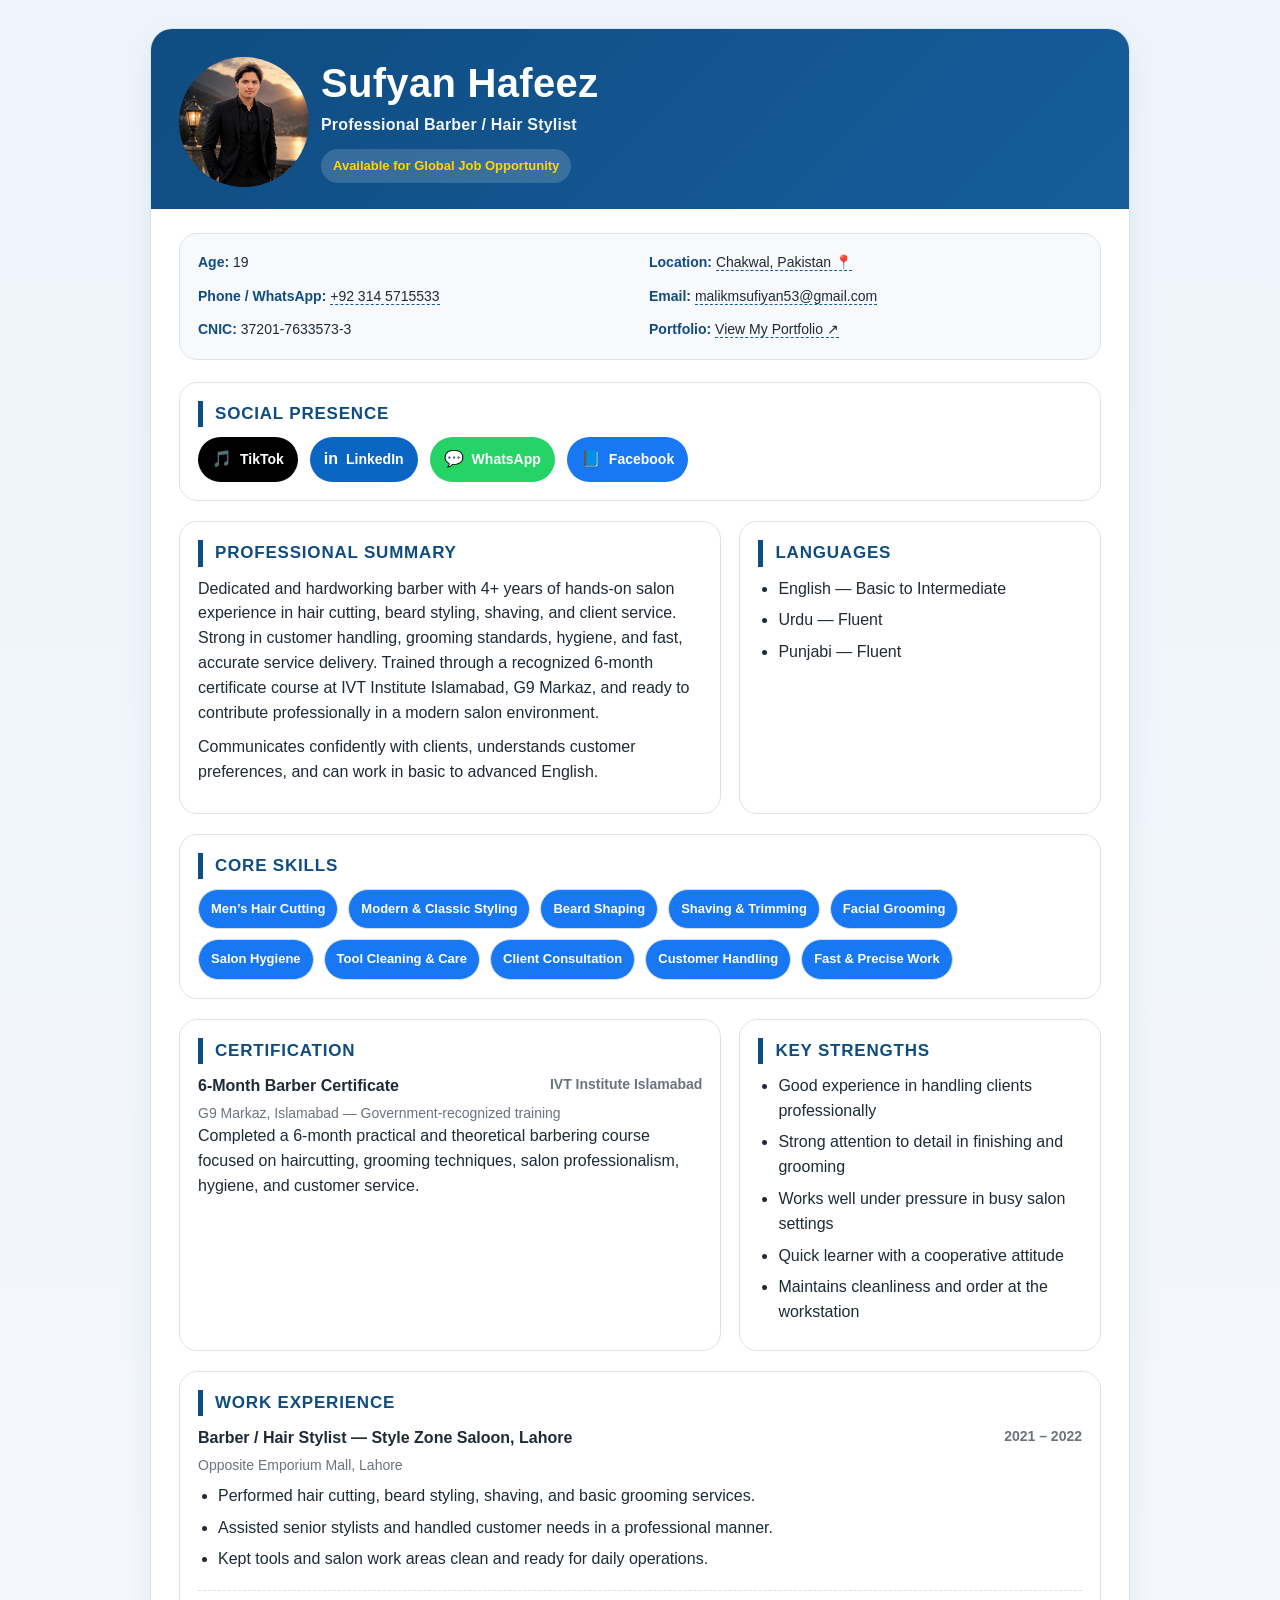
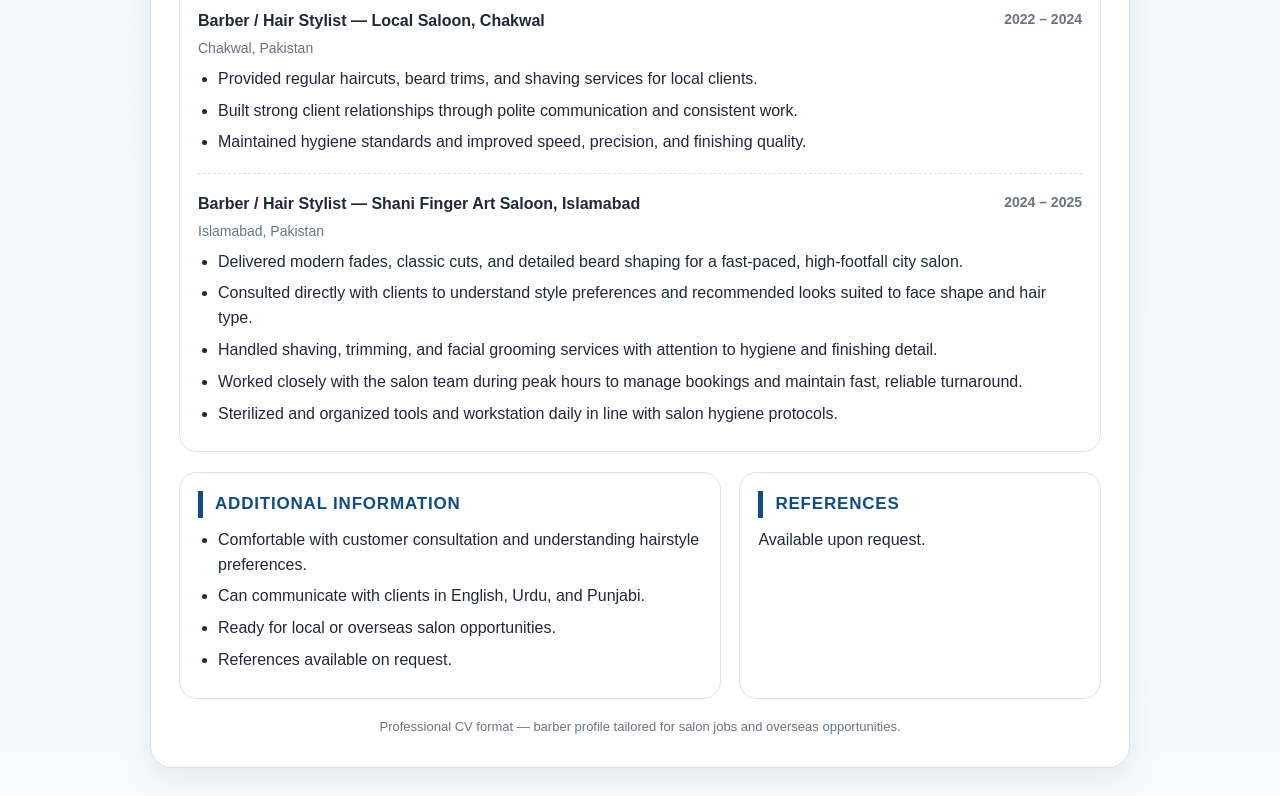
<file: assets/sufyan-sCV/index.html>
<!DOCTYPE html>
<html lang="en">
<head>
  <meta charset="UTF-8" />
  <meta name="viewport" content="width=device-width, initial-scale=1.0" />
  <meta name ="image" content= "https://malikzeeshannb-art.github.io/Professional-Barber-Portfolio/images/sufyan-img/sufyan's-image.jpeg">
    <meta name="keywords" content="barber, haircut, beard trim, fade, grooming, Islamabad, professional barber">
    <meta name="author" content="Malik Sufyan">
    <meta property="og:title" content="Malik Sufyan - Professional Barber Islamabad">
    <meta property="og:description" content="Expert haircuts, fades & beard styling in Islamabad. Book now.">
    <meta property="og:image" content="https://malikzeeshannb-art.github.io/Professional-Barber-Portfolio/images/sufyan-img/sufyan's-image.jpeg">
    <meta property="og:type" content="website">
  <title>Sufyan Hafeez CV</title>
  <style>
    :root {
      --ink: #1f2937;
      --muted: #6b7280;
      --line: #dbe3ea;
      --soft: #f7f9fc;
      --accent: #0f4c81;
      --accent-2: #165d9c;
      --card: #ffffff;
      --shadow: 0 12px 30px rgba(15, 76, 129, 0.08);
    }

    * { box-sizing: border-box; }
    body {
      margin: 0;
      background: linear-gradient(180deg, #eef4fb 0%, #f7f9fc 100%);
      color: var(--ink);
      font-family: Arial, Helvetica, sans-serif;
      line-height: 1.55;
      padding: 28px 16px;
    }

    .cv {
      max-width: 980px;
      margin: 0 auto;
      background: var(--card);
      border: 1px solid var(--line);
      border-radius: 22px;
      overflow: hidden;
      box-shadow: var(--shadow);
    }

    .topbar {
      background: linear-gradient(135deg, var(--accent) 0%, var(--accent-2) 100%);
      color: white;
      padding: 28px 28px 22px;
      display: grid;
      grid-template-columns: 120px 1fr;
      gap: 22px;
      align-items: center;
    }

    .photo-wrap {
      width: 130px;
      height: 130px;
      border-radius: 50%;
      background: rgba(255,255,255,0.12);
      overflow: hidden;
      display: flex;
      align-items: center;
      justify-content: center;
      position: relative;
    }

    .photo-wrap img {
      width: 100%;
      height: 100%;
      object-fit: cover;
      display: block;
    }

    .photo-placeholder {
      position: absolute;
      inset: 0;
      display: grid;
      place-items: center;
      text-align: center;
      padding: 14px;
      font-size: 13px;
      font-weight: 700;
      letter-spacing: 0.4px;
      color: rgba(255,255,255,0.88);
      background: rgba(255,255,255,0.08);
    }

    .title h1 {
      margin: 0;
      font-size: clamp(28px, 4vw, 40px);
      line-height: 1.1;
      letter-spacing: 0.3px;
    }

    .title .role {
      margin-top: 8px;
      font-size: 16px;
      opacity: 0.95;
      font-weight: 700;
      letter-spacing: 0.2px;
    }

    .title .status {
      display: inline-block;
      margin-top: 12px;
      padding: 7px 12px;
      border-radius: 999px;
      background: rgba(255,255,255,0.16);
      font-size: 13px;
      color: gold;
      font-weight: 700;
    }

    .content {
      padding: 24px 28px 30px;
    }

    .contact-grid {
      display: grid;
      grid-template-columns: repeat(2, minmax(0, 1fr));
      gap: 12px 18px;
      padding: 18px;
      background: var(--soft);
      border: 1px solid var(--line);
      border-radius: 18px;
      margin-bottom: 22px;
    }

    .contact-item {
      font-size: 14px;
    }

    .label {
      font-weight: 700;
      color: var(--accent);
    }

    .contact-item a {
      color: var(--ink);
      text-decoration: none;
      border-bottom: 1px dashed var(--accent-2);
      transition: color 0.15s ease, border-color 0.15s ease;
    }

    .contact-item a:hover {
      color: var(--accent-2);
      border-bottom-style: solid;
    }

    .section {
      margin-top: 20px;
    }

    .section-title {
      margin: 0 0 10px;
      font-size: 17px;
      color: var(--accent);
      text-transform: uppercase;
      letter-spacing: 0.8px;
      border-left: 5px solid var(--accent);
      padding-left: 12px;
    }

    .box {
      border: 1px solid var(--line);
      border-radius: 18px;
      padding: 18px;
      background: #fff;
    }

    p { margin: 0 0 10px; }

    ul {
      margin: 0;
      padding-left: 20px;
    }

    li { margin: 7px 0; }

    .two-col {
      display: grid;
      grid-template-columns: 1.2fr 0.8fr;
      gap: 18px;
    }

    .experience-item + .experience-item {
      margin-top: 18px;
      padding-top: 18px;
      border-top: 1px dashed var(--line);
    }

    .job-title {
      display: flex;
      justify-content: space-between;
      gap: 12px;
      flex-wrap: wrap;
      font-weight: 700;
      color: var(--ink);
      margin-bottom: 4px;
    }

    .subtle {
      color: var(--muted);
      font-size: 14px;
    }

    .pill-list {
      display: flex;
      flex-wrap: wrap;
      gap: 10px;
      list-style: none;
      padding: 0;
      margin: 0;
    }
.social-links {
  display: flex;
  flex-wrap: wrap;
  gap: 12px;
}

.social {
  display: flex;
  align-items: center;
  gap: 8px;
  padding: 10px 14px;
  border-radius: 999px;
  text-decoration: none;
  font-size: 14px;
  font-weight: 700;
  color: white;
  transition: transform 0.2s ease, opacity 0.2s ease;
}

.social:hover {
  transform: translateY(-2px);
  opacity: 0.9;
}

.social .icon {
  font-size: 16px;
}

/* Platform Colors */
.tiktok {
  background: #000000;
}

.instagram {
  background: linear-gradient(45deg, #f58529, #dd2a7b, #8134af, #515bd4);
}

.whatsapp {
  background: #25D366;
}

.linkedin {
  background: #0A66C2;
}

.facebook {
  background: #1877F2;
}
    .pill-list li {
      margin: 0;
      padding: 9px 12px;
      border: 1px solid #cfe0ee;
      border-radius: 999px;
      background: #1877F2;
      font-size: 13px;
      color: white;
      font-weight: 700;
    }

    .footer-note {
      margin-top: 18px;
      color: var(--muted);
      font-size: 13px;
      text-align: center;
    }

    @media (max-width: 760px) {
      .topbar { grid-template-columns: 1fr; text-align: center; justify-items: center; }
      .contact-grid, .two-col { grid-template-columns: 1fr; }
      .content { padding: 18px; }
      .topbar { padding: 22px 18px; }
    }

    @media print {
      body { background: white; padding: 0; }
      .cv { box-shadow: none; border-radius: 0; border: none; }
      .topbar { break-inside: avoid; }
      .section, .box { break-inside: avoid; }
      .footer-note { display: none; }
    }
  </style>
</head>
<body>
  <main class="cv">
    <header class="topbar">
      <div class="photo-wrap" aria-label="Profile photo placeholder">
        <!-- Replace the src with Sufyan's image later -->
        <img src="images/sufiyan-cv-img-.JPG" alt="Sufyan Hafeez profile photo" onerror="this.style.display='none'; this.nextElementSibling.style.display='grid';" />
      
      </div>
      <div class="title">
        <h1>Sufyan Hafeez</h1>
        <div class="role">Professional Barber / Hair Stylist</div>
        <div class="status">Available for Global Job Opportunity</div>
      </div>
    </header>

    <section class="content">
      <div class="contact-grid">
        <div class="contact-item"><span class="label">Age:</span> 19</div>
        <div class="contact-item"><span class="label">Location:</span> <a href="https://www.google.com/maps/search/?api=1&query=Chakwal%2C%20Pakistan" target="_blank" rel="noopener">Chakwal, Pakistan 📍</a></div>
        <div class="contact-item"><span class="label">Phone / WhatsApp:</span> <a href="https://wa.me/923145715533" target="_blank" rel="noopener">+92 314 5715533</a></div>
        <div class="contact-item"><span class="label">Email:</span> <a href="mailto:malikmsufiyan53@gmail.com">malikmsufiyan53@gmail.com</a></div>
        <div class="contact-item"><span class="label">CNIC:</span> 37201-7633573-3</div>
        <div class="contact-item"><span class="label">Portfolio:</span> <a href="https://malikzeeshannb-art.github.io/Professional-Barber-Portfolio/" target="_blank" rel="noopener">View My Portfolio ↗</a></div>
      </div>
<div class="section">
  <div class="box">
    <h2 class="section-title">Social Presence</h2>

    <div class="social-links">
      
      <a href="#" target="_blank" class="social tiktok">
        <span class="icon">🎵</span>
        <span>TikTok</span>
      </a>

      <a href="#" target="_blank" class="social linkedin">
        <span class="icon">in</span>
        <span>LinkedIn</span>
      </a>

      <a href="https://wa.me/923145715533" target="_blank" class="social whatsapp">
        <span class="icon">💬</span>
        <span>WhatsApp</span>
      </a>

      <a href="#" target="_blank" class="social facebook">
        <span class="icon">📘</span>
        <span>Facebook</span>
      </a>

    </div>
  </div>
</div>
      <div class="section two-col">
        <div class="box">
          <h2 class="section-title">Professional Summary</h2>
          <p>
            Dedicated and hardworking barber with 4+ years of hands-on salon experience in hair cutting,
            beard styling, shaving, and client service. Strong in customer handling, grooming standards,
            hygiene, and fast, accurate service delivery. Trained through a recognized 6-month certificate
            course at IVT Institute Islamabad, G9 Markaz, and ready to contribute professionally in a modern salon environment.
          </p>
          <p>
            Communicates confidently with clients, understands customer preferences, and can work in basic to advanced English.
          </p>
        </div>

        <div class="box">
          <h2 class="section-title">Languages</h2>
          <ul>
            <li>English — Basic to Intermediate</li>
            <li>Urdu — Fluent</li>
            <li>Punjabi — Fluent</li>
          </ul>
        </div>
      </div>

      <div class="section">
        <div class="box">
          <h2 class="section-title">Core Skills</h2>
          <ul class="pill-list">
            <li>Men’s Hair Cutting</li>
            <li>Modern & Classic Styling</li>
            <li>Beard Shaping</li>
            <li>Shaving & Trimming</li>
            <li>Facial Grooming</li>
            <li>Salon Hygiene</li>
            <li>Tool Cleaning & Care</li>
            <li>Client Consultation</li>
            <li>Customer Handling</li>
            <li>Fast & Precise Work</li>
          </ul>
        </div>
      </div>

      <div class="section two-col">
        <div class="box">
          <h2 class="section-title">Certification</h2>
          <div class="experience-item">
            <div class="job-title">
              <span>6-Month Barber Certificate</span>
              <span class="subtle">IVT Institute Islamabad</span>
            </div>
            <div class="subtle">G9 Markaz, Islamabad — Government-recognized training</div>
            <p>
              Completed a 6-month practical and theoretical barbering course focused on haircutting,
              grooming techniques, salon professionalism, hygiene, and customer service.
            </p>
          </div>
        </div>

        <div class="box">
          <h2 class="section-title">Key Strengths</h2>
          <ul>
            <li>Good experience in handling clients professionally</li>
            <li>Strong attention to detail in finishing and grooming</li>
            <li>Works well under pressure in busy salon settings</li>
            <li>Quick learner with a cooperative attitude</li>
            <li>Maintains cleanliness and order at the workstation</li>
          </ul>
        </div>
      </div>

      <div class="section">
        <div class="box">
          <h2 class="section-title">Work Experience</h2>

          <div class="experience-item">
            <div class="job-title">
              <span>Barber / Hair Stylist — Style Zone Saloon, Lahore</span>
              <span class="subtle">2021 – 2022</span>
            </div>
            <div class="subtle">Opposite Emporium Mall, Lahore</div>
            <ul>
              <li>Performed hair cutting, beard styling, shaving, and basic grooming services.</li>
              <li>Assisted senior stylists and handled customer needs in a professional manner.</li>
              <li>Kept tools and salon work areas clean and ready for daily operations.</li>
            </ul>
          </div>

          <div class="experience-item">
            <div class="job-title">
              <span>Barber / Hair Stylist — Local Saloon, Chakwal</span>
              <span class="subtle">2022 – 2024</span>
            </div>
            <div class="subtle">Chakwal, Pakistan</div>
            <ul>
              <li>Provided regular haircuts, beard trims, and shaving services for local clients.</li>
              <li>Built strong client relationships through polite communication and consistent work.</li>
              <li>Maintained hygiene standards and improved speed, precision, and finishing quality.</li>
            </ul>
          </div>

          <div class="experience-item">
            <div class="job-title">
              <span>Barber / Hair Stylist — Shani Finger Art Saloon, Islamabad</span>
              <span class="subtle">2024 – 2025</span>
            </div>
            <div class="subtle">Islamabad, Pakistan</div>
            <ul>
              <li>Delivered modern fades, classic cuts, and detailed beard shaping for a fast-paced, high-footfall city salon.</li>
              <li>Consulted directly with clients to understand style preferences and recommended looks suited to face shape and hair type.</li>
              <li>Handled shaving, trimming, and facial grooming services with attention to hygiene and finishing detail.</li>
              <li>Worked closely with the salon team during peak hours to manage bookings and maintain fast, reliable turnaround.</li>
              <li>Sterilized and organized tools and workstation daily in line with salon hygiene protocols.</li>
            </ul>
          </div>
        </div>
      </div>

      <div class="section two-col">
        <div class="box">
          <h2 class="section-title">Additional Information</h2>
          <ul>
            <li>Comfortable with customer consultation and understanding hairstyle preferences.</li>
            <li>Can communicate with clients in English, Urdu, and Punjabi.</li>
            <li>Ready for local or overseas salon opportunities.</li>
            <li>References available on request.</li>
          </ul>
        </div>

        <div class="box">
          <h2 class="section-title">References</h2>
          <p>Available upon request.</p>
        </div>
      </div>

      <div class="footer-note">Professional CV format — barber profile tailored for salon jobs and overseas opportunities.</div>
    </section>
  </main>
</body>
</html>
</file>
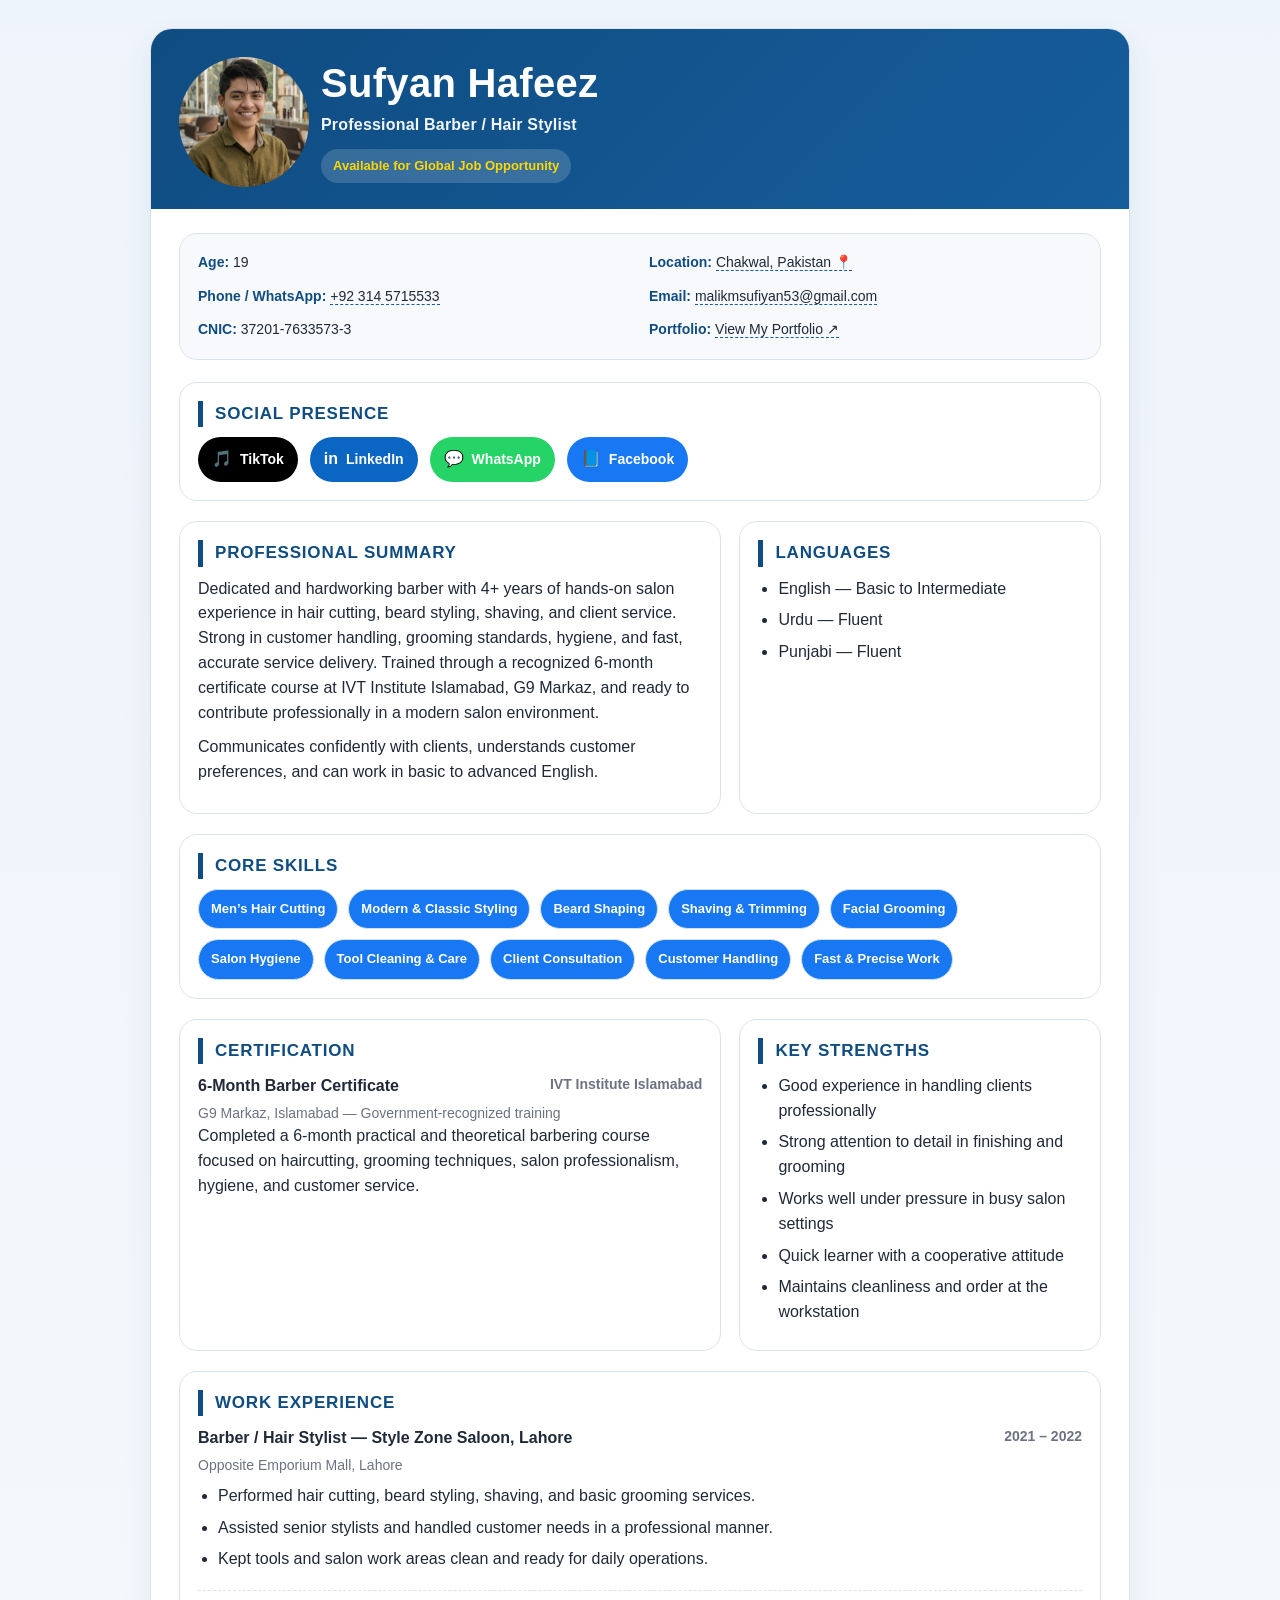
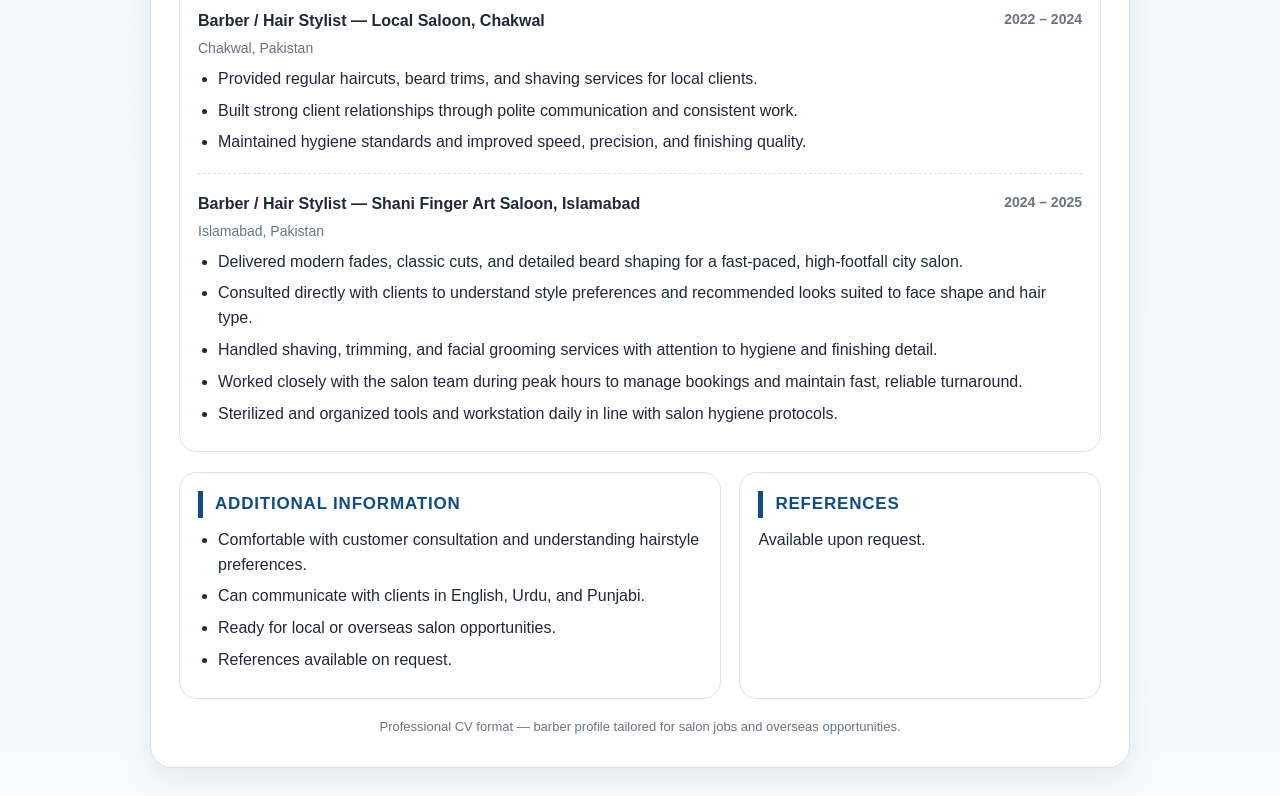
<file: assets/CV/malik-sufyan-cv.html>
<!DOCTYPE html>
<html lang="en">
<head>
  <meta charset="UTF-8" />
  <meta name="viewport" content="width=device-width, initial-scale=1.0" />
  <title>Sufyan Hafeez CV</title>
  <style>
    :root {
      --ink: #1f2937;
      --muted: #6b7280;
      --line: #dbe3ea;
      --soft: #f7f9fc;
      --accent: #0f4c81;
      --accent-2: #165d9c;
      --card: #ffffff;
      --shadow: 0 12px 30px rgba(15, 76, 129, 0.08);
    }

    * { box-sizing: border-box; }
    body {
      margin: 0;
      background: linear-gradient(180deg, #eef4fb 0%, #f7f9fc 100%);
      color: var(--ink);
      font-family: Arial, Helvetica, sans-serif;
      line-height: 1.55;
      padding: 28px 16px;
    }

    .cv {
      max-width: 980px;
      margin: 0 auto;
      background: var(--card);
      border: 1px solid var(--line);
      border-radius: 22px;
      overflow: hidden;
      box-shadow: var(--shadow);
    }

    .topbar {
      background: linear-gradient(135deg, var(--accent) 0%, var(--accent-2) 100%);
      color: white;
      padding: 28px 28px 22px;
      display: grid;
      grid-template-columns: 120px 1fr;
      gap: 22px;
      align-items: center;
    }

    .photo-wrap {
      width: 130px;
      height: 130px;
      border-radius: 50%;
      background: rgba(255,255,255,0.12);
      overflow: hidden;
      display: flex;
      align-items: center;
      justify-content: center;
      position: relative;
    }

    .photo-wrap img {
      width: 100%;
      height: 100%;
      object-fit: cover;
      display: block;
    }

    .photo-placeholder {
      position: absolute;
      inset: 0;
      display: grid;
      place-items: center;
      text-align: center;
      padding: 14px;
      font-size: 13px;
      font-weight: 700;
      letter-spacing: 0.4px;
      color: rgba(255,255,255,0.88);
      background: rgba(255,255,255,0.08);
    }

    .title h1 {
      margin: 0;
      font-size: clamp(28px, 4vw, 40px);
      line-height: 1.1;
      letter-spacing: 0.3px;
    }

    .title .role {
      margin-top: 8px;
      font-size: 16px;
      opacity: 0.95;
      font-weight: 700;
      letter-spacing: 0.2px;
    }

    .title .status {
      display: inline-block;
      margin-top: 12px;
      padding: 7px 12px;
      border-radius: 999px;
      background: rgba(255,255,255,0.16);
      font-size: 13px;
      color: gold;
      font-weight: 700;
    }

    .content {
      padding: 24px 28px 30px;
    }

    .contact-grid {
      display: grid;
      grid-template-columns: repeat(2, minmax(0, 1fr));
      gap: 12px 18px;
      padding: 18px;
      background: var(--soft);
      border: 1px solid var(--line);
      border-radius: 18px;
      margin-bottom: 22px;
    }

    .contact-item {
      font-size: 14px;
    }

    .label {
      font-weight: 700;
      color: var(--accent);
    }

    .contact-item a {
      color: var(--ink);
      text-decoration: none;
      border-bottom: 1px dashed var(--accent-2);
      transition: color 0.15s ease, border-color 0.15s ease;
    }

    .contact-item a:hover {
      color: var(--accent-2);
      border-bottom-style: solid;
    }

    .section {
      margin-top: 20px;
    }

    .section-title {
      margin: 0 0 10px;
      font-size: 17px;
      color: var(--accent);
      text-transform: uppercase;
      letter-spacing: 0.8px;
      border-left: 5px solid var(--accent);
      padding-left: 12px;
    }

    .box {
      border: 1px solid var(--line);
      border-radius: 18px;
      padding: 18px;
      background: #fff;
    }

    p { margin: 0 0 10px; }

    ul {
      margin: 0;
      padding-left: 20px;
    }

    li { margin: 7px 0; }

    .two-col {
      display: grid;
      grid-template-columns: 1.2fr 0.8fr;
      gap: 18px;
    }

    .experience-item + .experience-item {
      margin-top: 18px;
      padding-top: 18px;
      border-top: 1px dashed var(--line);
    }

    .job-title {
      display: flex;
      justify-content: space-between;
      gap: 12px;
      flex-wrap: wrap;
      font-weight: 700;
      color: var(--ink);
      margin-bottom: 4px;
    }

    .subtle {
      color: var(--muted);
      font-size: 14px;
    }

    .pill-list {
      display: flex;
      flex-wrap: wrap;
      gap: 10px;
      list-style: none;
      padding: 0;
      margin: 0;
    }
.social-links {
  display: flex;
  flex-wrap: wrap;
  gap: 12px;
}

.social {
  display: flex;
  align-items: center;
  gap: 8px;
  padding: 10px 14px;
  border-radius: 999px;
  text-decoration: none;
  font-size: 14px;
  font-weight: 700;
  color: white;
  transition: transform 0.2s ease, opacity 0.2s ease;
}

.social:hover {
  transform: translateY(-2px);
  opacity: 0.9;
}

.social .icon {
  font-size: 16px;
}

/* Platform Colors */
.tiktok {
  background: #000000;
}

.instagram {
  background: linear-gradient(45deg, #f58529, #dd2a7b, #8134af, #515bd4);
}

.whatsapp {
  background: #25D366;
}

.linkedin {
  background: #0A66C2;
}

.facebook {
  background: #1877F2;
}
    .pill-list li {
      margin: 0;
      padding: 9px 12px;
      border: 1px solid #cfe0ee;
      border-radius: 999px;
      background: #1877F2;
      font-size: 13px;
      color: white;
      font-weight: 700;
    }

    .footer-note {
      margin-top: 18px;
      color: var(--muted);
      font-size: 13px;
      text-align: center;
    }

    @media (max-width: 760px) {
      .topbar { grid-template-columns: 1fr; text-align: center; justify-items: center; }
      .contact-grid, .two-col { grid-template-columns: 1fr; }
      .content { padding: 18px; }
      .topbar { padding: 22px 18px; }
    }

    @media print {
      body { background: white; padding: 0; }
      .cv { box-shadow: none; border-radius: 0; border: none; }
      .topbar { break-inside: avoid; }
      .section, .box { break-inside: avoid; }
      .footer-note { display: none; }
    }
  </style>
</head>
<body>
  <main class="cv">
    <header class="topbar">
      <div class="photo-wrap" aria-label="Profile photo placeholder">
        <!-- Replace the src with Sufyan's image later -->
        <img src="images/sufiyan-cv-img-.JPG" alt="Sufyan Hafeez profile photo" onerror="this.style.display='none'; this.nextElementSibling.style.display='grid';" />
      
      </div>
      <div class="title">
        <h1>Sufyan Hafeez</h1>
        <div class="role">Professional Barber / Hair Stylist</div>
        <div class="status">Available for Global Job Opportunity</div>
      </div>
    </header>

    <section class="content">
      <div class="contact-grid">
        <div class="contact-item"><span class="label">Age:</span> 19</div>
        <div class="contact-item"><span class="label">Location:</span> <a href="https://www.google.com/maps/search/?api=1&query=Chakwal%2C%20Pakistan" target="_blank" rel="noopener">Chakwal, Pakistan 📍</a></div>
        <div class="contact-item"><span class="label">Phone / WhatsApp:</span> <a href="https://wa.me/923145715533" target="_blank" rel="noopener">+92 314 5715533</a></div>
        <div class="contact-item"><span class="label">Email:</span> <a href="mailto:malikmsufiyan53@gmail.com">malikmsufiyan53@gmail.com</a></div>
        <div class="contact-item"><span class="label">CNIC:</span> 37201-7633573-3</div>
        <div class="contact-item"><span class="label">Portfolio:</span> <a href="https://malikzeeshannb-art.github.io/Professional-Barber-Portfolio/" target="_blank" rel="noopener">View My Portfolio ↗</a></div>
      </div>
<div class="section">
  <div class="box">
    <h2 class="section-title">Social Presence</h2>

    <div class="social-links">
      
      <a href="#" target="_blank" class="social tiktok">
        <span class="icon">🎵</span>
        <span>TikTok</span>
      </a>

      <a href="#" target="_blank" class="social linkedin">
        <span class="icon">in</span>
        <span>LinkedIn</span>
      </a>

      <a href="https://wa.me/923145715533" target="_blank" class="social whatsapp">
        <span class="icon">💬</span>
        <span>WhatsApp</span>
      </a>

      <a href="#" target="_blank" class="social facebook">
        <span class="icon">📘</span>
        <span>Facebook</span>
      </a>

    </div>
  </div>
</div>
      <div class="section two-col">
        <div class="box">
          <h2 class="section-title">Professional Summary</h2>
          <p>
            Dedicated and hardworking barber with 4+ years of hands-on salon experience in hair cutting,
            beard styling, shaving, and client service. Strong in customer handling, grooming standards,
            hygiene, and fast, accurate service delivery. Trained through a recognized 6-month certificate
            course at IVT Institute Islamabad, G9 Markaz, and ready to contribute professionally in a modern salon environment.
          </p>
          <p>
            Communicates confidently with clients, understands customer preferences, and can work in basic to advanced English.
          </p>
        </div>

        <div class="box">
          <h2 class="section-title">Languages</h2>
          <ul>
            <li>English — Basic to Intermediate</li>
            <li>Urdu — Fluent</li>
            <li>Punjabi — Fluent</li>
          </ul>
        </div>
      </div>

      <div class="section">
        <div class="box">
          <h2 class="section-title">Core Skills</h2>
          <ul class="pill-list">
            <li>Men’s Hair Cutting</li>
            <li>Modern & Classic Styling</li>
            <li>Beard Shaping</li>
            <li>Shaving & Trimming</li>
            <li>Facial Grooming</li>
            <li>Salon Hygiene</li>
            <li>Tool Cleaning & Care</li>
            <li>Client Consultation</li>
            <li>Customer Handling</li>
            <li>Fast & Precise Work</li>
          </ul>
        </div>
      </div>

      <div class="section two-col">
        <div class="box">
          <h2 class="section-title">Certification</h2>
          <div class="experience-item">
            <div class="job-title">
              <span>6-Month Barber Certificate</span>
              <span class="subtle">IVT Institute Islamabad</span>
            </div>
            <div class="subtle">G9 Markaz, Islamabad — Government-recognized training</div>
            <p>
              Completed a 6-month practical and theoretical barbering course focused on haircutting,
              grooming techniques, salon professionalism, hygiene, and customer service.
            </p>
          </div>
        </div>

        <div class="box">
          <h2 class="section-title">Key Strengths</h2>
          <ul>
            <li>Good experience in handling clients professionally</li>
            <li>Strong attention to detail in finishing and grooming</li>
            <li>Works well under pressure in busy salon settings</li>
            <li>Quick learner with a cooperative attitude</li>
            <li>Maintains cleanliness and order at the workstation</li>
          </ul>
        </div>
      </div>

      <div class="section">
        <div class="box">
          <h2 class="section-title">Work Experience</h2>

          <div class="experience-item">
            <div class="job-title">
              <span>Barber / Hair Stylist — Style Zone Saloon, Lahore</span>
              <span class="subtle">2021 – 2022</span>
            </div>
            <div class="subtle">Opposite Emporium Mall, Lahore</div>
            <ul>
              <li>Performed hair cutting, beard styling, shaving, and basic grooming services.</li>
              <li>Assisted senior stylists and handled customer needs in a professional manner.</li>
              <li>Kept tools and salon work areas clean and ready for daily operations.</li>
            </ul>
          </div>

          <div class="experience-item">
            <div class="job-title">
              <span>Barber / Hair Stylist — Local Saloon, Chakwal</span>
              <span class="subtle">2022 – 2024</span>
            </div>
            <div class="subtle">Chakwal, Pakistan</div>
            <ul>
              <li>Provided regular haircuts, beard trims, and shaving services for local clients.</li>
              <li>Built strong client relationships through polite communication and consistent work.</li>
              <li>Maintained hygiene standards and improved speed, precision, and finishing quality.</li>
            </ul>
          </div>

          <div class="experience-item">
            <div class="job-title">
              <span>Barber / Hair Stylist — Shani Finger Art Saloon, Islamabad</span>
              <span class="subtle">2024 – 2025</span>
            </div>
            <div class="subtle">Islamabad, Pakistan</div>
            <ul>
              <li>Delivered modern fades, classic cuts, and detailed beard shaping for a fast-paced, high-footfall city salon.</li>
              <li>Consulted directly with clients to understand style preferences and recommended looks suited to face shape and hair type.</li>
              <li>Handled shaving, trimming, and facial grooming services with attention to hygiene and finishing detail.</li>
              <li>Worked closely with the salon team during peak hours to manage bookings and maintain fast, reliable turnaround.</li>
              <li>Sterilized and organized tools and workstation daily in line with salon hygiene protocols.</li>
            </ul>
          </div>
        </div>
      </div>

      <div class="section two-col">
        <div class="box">
          <h2 class="section-title">Additional Information</h2>
          <ul>
            <li>Comfortable with customer consultation and understanding hairstyle preferences.</li>
            <li>Can communicate with clients in English, Urdu, and Punjabi.</li>
            <li>Ready for local or overseas salon opportunities.</li>
            <li>References available on request.</li>
          </ul>
        </div>

        <div class="box">
          <h2 class="section-title">References</h2>
          <p>Available upon request.</p>
        </div>
      </div>

      <div class="footer-note">Professional CV format — barber profile tailored for salon jobs and overseas opportunities.</div>
    </section>
  </main>
</body>
</html>
</file>
